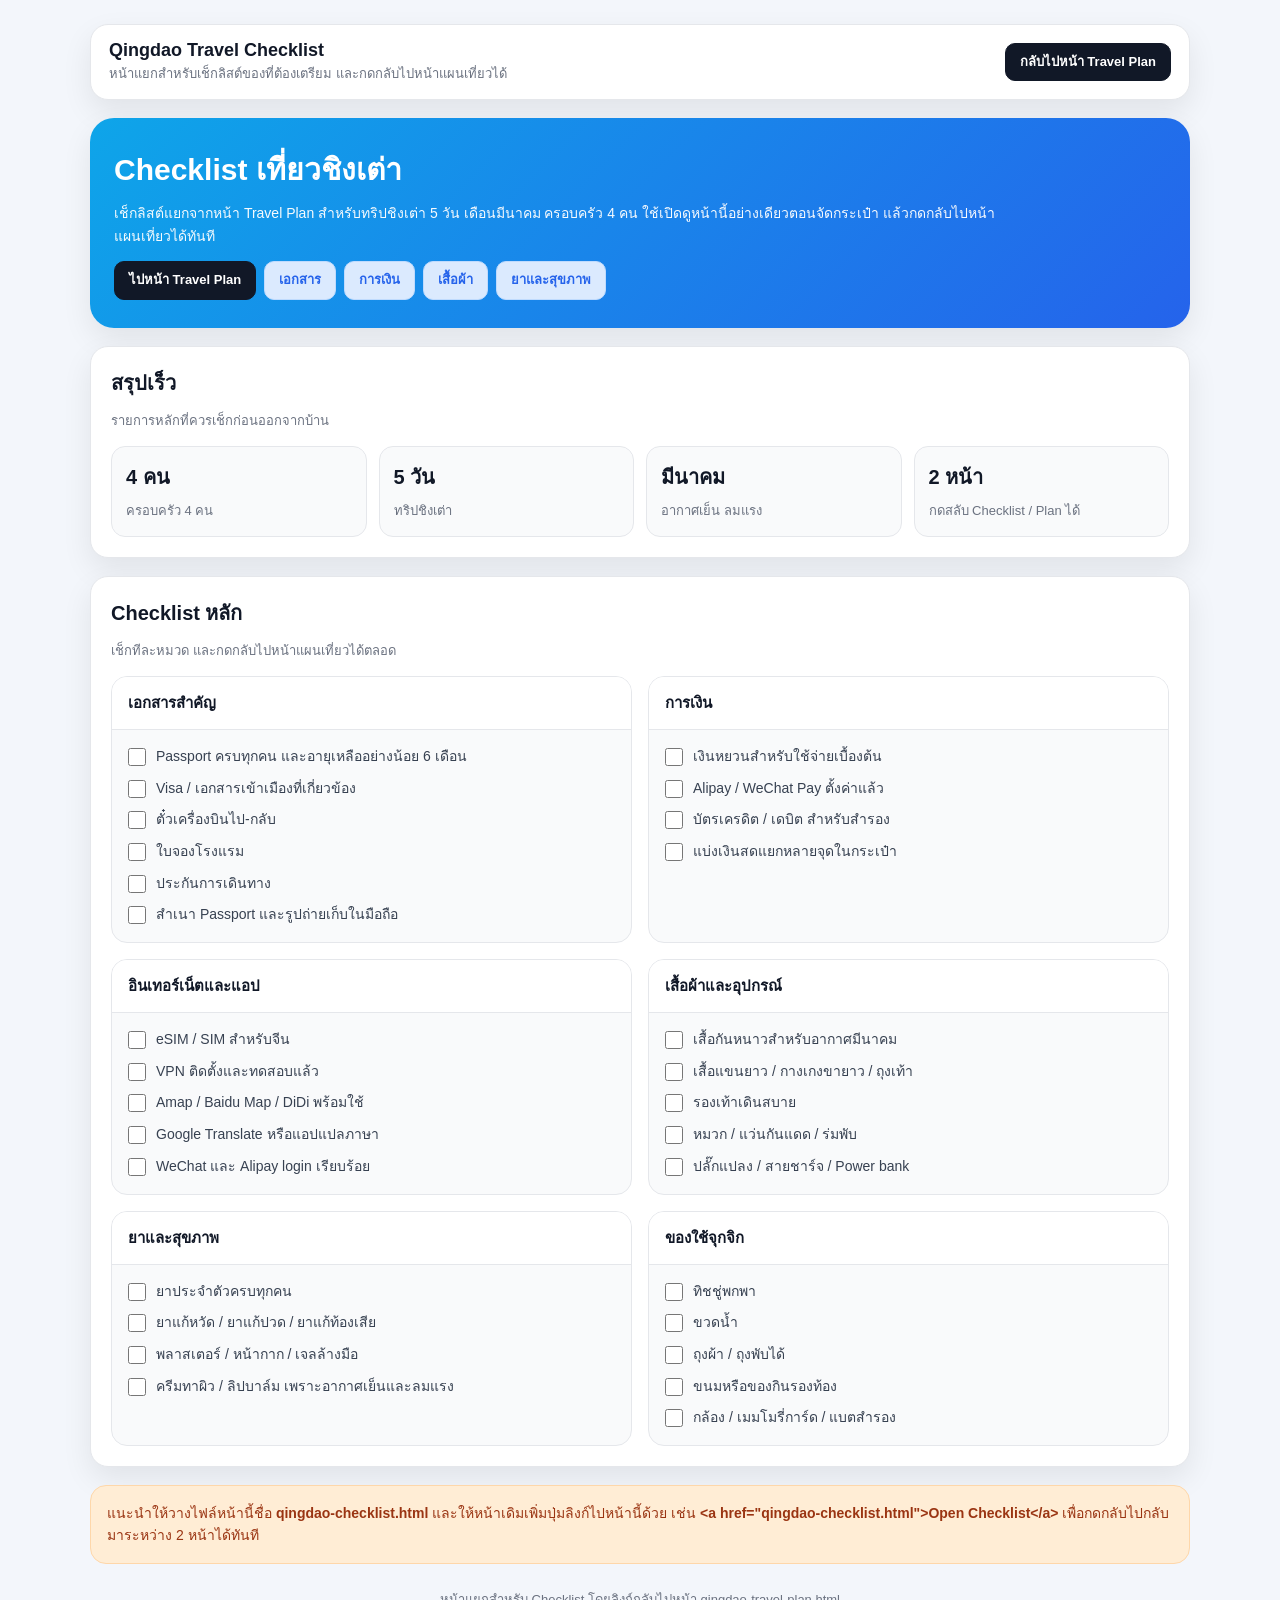
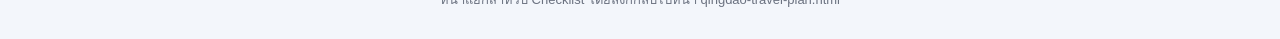
<file: app/qingdao-checklist.html>
<!DOCTYPE html>
<html lang="th">
<head>
  <meta charset="UTF-8" />
  <meta name="viewport" content="width=device-width, initial-scale=1.0" />
  <title>Qingdao Travel Checklist</title>
  <style>
    * {
      box-sizing: border-box;
      margin: 0;
      padding: 0;
      font-family: Arial, Helvetica, sans-serif;
    }

    :root {
      --bg: #f3f6fb;
      --card: #ffffff;
      --text: #1f2937;
      --muted: #6b7280;
      --line: #e5e7eb;
      --blue: #2563eb;
      --blue-soft: #dbeafe;
      --green: #16a34a;
      --green-soft: #dcfce7;
      --orange: #ea580c;
      --orange-soft: #ffedd5;
      --dark: #111827;
      --shadow: 0 12px 30px rgba(0, 0, 0, 0.08);
      --radius: 18px;
    }

    body {
      background: var(--bg);
      color: var(--text);
      padding: 24px;
      line-height: 1.6;
    }

    .container {
      max-width: 1100px;
      margin: 0 auto;
      display: grid;
      gap: 18px;
    }

    .topbar {
      background: var(--card);
      border: 1px solid var(--line);
      border-radius: 18px;
      box-shadow: var(--shadow);
      padding: 14px 18px;
      display: flex;
      align-items: center;
      justify-content: space-between;
      gap: 12px;
      flex-wrap: wrap;
    }

    .topbar-title {
      font-size: 18px;
      font-weight: 700;
      color: #111827;
      line-height: 1.3;
    }

    .topbar-subtitle {
      font-size: 13px;
      color: var(--muted);
      margin-top: 2px;
    }

    .hero {
      background: linear-gradient(135deg, #0ea5e9, #2563eb);
      color: #ffffff;
      border-radius: 24px;
      padding: 28px 24px;
      box-shadow: var(--shadow);
    }

    .hero h1 {
      font-size: 30px;
      margin-bottom: 8px;
    }

    .hero p {
      font-size: 14px;
      opacity: 0.96;
      max-width: 900px;
    }

    .action-row {
      display: flex;
      flex-wrap: wrap;
      gap: 8px;
      margin-top: 14px;
    }

    .btn {
      display: inline-flex;
      align-items: center;
      justify-content: center;
      min-height: 38px;
      padding: 8px 14px;
      border-radius: 10px;
      font-size: 13px;
      font-weight: 700;
      text-decoration: none;
      border: 1px solid transparent;
      cursor: pointer;
      transition: 0.2s ease;
      background: #ffffff;
      color: #111827;
    }

    .btn:hover {
      transform: translateY(-1px);
    }

    .btn-plan {
      background: #111827;
      color: #ffffff;
      border-color: #111827;
    }

    .btn-section {
      background: var(--blue-soft);
      color: var(--blue);
      border-color: #bfdbfe;
    }

    .card {
      background: var(--card);
      border: 1px solid var(--line);
      border-radius: var(--radius);
      box-shadow: var(--shadow);
      overflow: hidden;
    }

    .card-body {
      padding: 20px;
    }

    .section-title {
      font-size: 20px;
      margin-bottom: 12px;
      color: #111827;
    }

    .section-subtitle {
      font-size: 13px;
      color: var(--muted);
      margin-bottom: 14px;
    }

    .summary-grid {
      display: grid;
      grid-template-columns: repeat(4, minmax(0, 1fr));
      gap: 12px;
    }

    .summary-item {
      border: 1px solid var(--line);
      border-radius: 14px;
      padding: 14px;
      background: #f9fafb;
    }

    .summary-item strong {
      display: block;
      font-size: 20px;
      color: #111827;
      margin-bottom: 4px;
    }

    .summary-item span {
      font-size: 13px;
      color: var(--muted);
    }

    .checklist-grid {
      display: grid;
      grid-template-columns: repeat(2, minmax(0, 1fr));
      gap: 16px;
    }

    .checklist-card {
      border: 1px solid var(--line);
      background: #f9fafb;
      border-radius: 16px;
      overflow: hidden;
    }

    .checklist-card-head {
      padding: 14px 16px;
      font-size: 15px;
      font-weight: 700;
      color: #111827;
      border-bottom: 1px solid var(--line);
      background: #ffffff;
    }

    .checklist-list {
      list-style: none;
      display: grid;
      gap: 10px;
      padding: 16px;
    }

    .checklist-item {
      display: flex;
      align-items: flex-start;
      gap: 10px;
      color: #374151;
      font-size: 14px;
      line-height: 1.55;
    }

    .checklist-item input[type="checkbox"] {
      width: 18px;
      height: 18px;
      margin-top: 2px;
      flex-shrink: 0;
      accent-color: #2563eb;
      cursor: pointer;
    }

    .note-box {
      border: 1px solid #fed7aa;
      background: var(--orange-soft);
      color: #9a3412;
      border-radius: 16px;
      padding: 16px;
      font-size: 14px;
    }

    .footer-note {
      color: var(--muted);
      font-size: 13px;
      text-align: center;
      padding: 8px 0 4px;
    }

    @media (max-width: 900px) {
      .summary-grid,
      .checklist-grid {
        grid-template-columns: 1fr 1fr;
      }
    }

    @media (max-width: 640px) {
      body {
        padding: 14px;
      }

      .hero {
        padding: 22px 18px;
      }

      .hero h1 {
        font-size: 24px;
      }

      .card-body {
        padding: 16px;
      }

      .summary-grid,
      .checklist-grid {
        grid-template-columns: 1fr;
      }

      .action-row {
        flex-direction: column;
      }

      .btn {
        width: 100%;
      }
    }
  </style>
</head>
<body>
  <div class="container">
    <header class="topbar">
      <div>
        <div class="topbar-title">Qingdao Travel Checklist</div>
        <div class="topbar-subtitle">หน้าแยกสำหรับเช็กลิสต์ของที่ต้องเตรียม และกดกลับไปหน้าแผนเที่ยวได้</div>
      </div>

      <a class="btn btn-plan" href="index.html">กลับไปหน้า Travel Plan</a>
    </header>

    <section class="hero">
      <h1>Checklist เที่ยวชิงเต่า</h1>
      <p>
        เช็กลิสต์แยกจากหน้า Travel Plan สำหรับทริปชิงเต่า 5 วัน เดือนมีนาคม ครอบครัว 4 คน
        ใช้เปิดดูหน้านี้อย่างเดียวตอนจัดกระเป๋า แล้วกดกลับไปหน้าแผนเที่ยวได้ทันที
      </p>

      <div class="action-row">
        <a class="btn btn-plan" href="index.html">ไปหน้า Travel Plan</a>
        <a class="btn btn-section" href="#documents">เอกสาร</a>
        <a class="btn btn-section" href="#money">การเงิน</a>
        <a class="btn btn-section" href="#clothes">เสื้อผ้า</a>
        <a class="btn btn-section" href="#health">ยาและสุขภาพ</a>
      </div>
    </section>

    <section class="card">
      <div class="card-body">
        <h2 class="section-title">สรุปเร็ว</h2>
        <p class="section-subtitle">รายการหลักที่ควรเช็กก่อนออกจากบ้าน</p>

        <div class="summary-grid">
          <div class="summary-item">
            <strong>4 คน</strong>
            <span>ครอบครัว 4 คน</span>
          </div>
          <div class="summary-item">
            <strong>5 วัน</strong>
            <span>ทริปชิงเต่า</span>
          </div>
          <div class="summary-item">
            <strong>มีนาคม</strong>
            <span>อากาศเย็น ลมแรง</span>
          </div>
          <div class="summary-item">
            <strong>2 หน้า</strong>
            <span>กดสลับ Checklist / Plan ได้</span>
          </div>
        </div>
      </div>
    </section>

    <section class="card" id="documents">
      <div class="card-body">
        <h2 class="section-title">Checklist หลัก</h2>
        <p class="section-subtitle">เช็กทีละหมวด และกดกลับไปหน้าแผนเที่ยวได้ตลอด</p>

        <div class="checklist-grid">
          <div class="checklist-card">
            <div class="checklist-card-head">เอกสารสำคัญ</div>
            <ul class="checklist-list">
              <li class="checklist-item"><input id="doc-1" type="checkbox" /><label for="doc-1">Passport ครบทุกคน และอายุเหลืออย่างน้อย 6 เดือน</label></li>
              <li class="checklist-item"><input id="doc-2" type="checkbox" /><label for="doc-2">Visa / เอกสารเข้าเมืองที่เกี่ยวข้อง</label></li>
              <li class="checklist-item"><input id="doc-3" type="checkbox" /><label for="doc-3">ตั๋วเครื่องบินไป-กลับ</label></li>
              <li class="checklist-item"><input id="doc-4" type="checkbox" /><label for="doc-4">ใบจองโรงแรม</label></li>
              <li class="checklist-item"><input id="doc-5" type="checkbox" /><label for="doc-5">ประกันการเดินทาง</label></li>
              <li class="checklist-item"><input id="doc-6" type="checkbox" /><label for="doc-6">สำเนา Passport และรูปถ่ายเก็บในมือถือ</label></li>
            </ul>
          </div>

          <div class="checklist-card" id="money">
            <div class="checklist-card-head">การเงิน</div>
            <ul class="checklist-list">
              <li class="checklist-item"><input id="money-1" type="checkbox" /><label for="money-1">เงินหยวนสำหรับใช้จ่ายเบื้องต้น</label></li>
              <li class="checklist-item"><input id="money-2" type="checkbox" /><label for="money-2">Alipay / WeChat Pay ตั้งค่าแล้ว</label></li>
              <li class="checklist-item"><input id="money-3" type="checkbox" /><label for="money-3">บัตรเครดิต / เดบิต สำหรับสำรอง</label></li>
              <li class="checklist-item"><input id="money-4" type="checkbox" /><label for="money-4">แบ่งเงินสดแยกหลายจุดในกระเป๋า</label></li>
            </ul>
          </div>

          <div class="checklist-card">
            <div class="checklist-card-head">อินเทอร์เน็ตและแอป</div>
            <ul class="checklist-list">
              <li class="checklist-item"><input id="app-1" type="checkbox" /><label for="app-1">eSIM / SIM สำหรับจีน</label></li>
              <li class="checklist-item"><input id="app-2" type="checkbox" /><label for="app-2">VPN ติดตั้งและทดสอบแล้ว</label></li>
              <li class="checklist-item"><input id="app-3" type="checkbox" /><label for="app-3">Amap / Baidu Map / DiDi พร้อมใช้</label></li>
              <li class="checklist-item"><input id="app-4" type="checkbox" /><label for="app-4">Google Translate หรือแอปแปลภาษา</label></li>
              <li class="checklist-item"><input id="app-5" type="checkbox" /><label for="app-5">WeChat และ Alipay login เรียบร้อย</label></li>
            </ul>
          </div>

          <div class="checklist-card" id="clothes">
            <div class="checklist-card-head">เสื้อผ้าและอุปกรณ์</div>
            <ul class="checklist-list">
              <li class="checklist-item"><input id="cloth-1" type="checkbox" /><label for="cloth-1">เสื้อกันหนาวสำหรับอากาศมีนาคม</label></li>
              <li class="checklist-item"><input id="cloth-2" type="checkbox" /><label for="cloth-2">เสื้อแขนยาว / กางเกงขายาว / ถุงเท้า</label></li>
              <li class="checklist-item"><input id="cloth-3" type="checkbox" /><label for="cloth-3">รองเท้าเดินสบาย</label></li>
              <li class="checklist-item"><input id="cloth-4" type="checkbox" /><label for="cloth-4">หมวก / แว่นกันแดด / ร่มพับ</label></li>
              <li class="checklist-item"><input id="cloth-5" type="checkbox" /><label for="cloth-5">ปลั๊กแปลง / สายชาร์จ / Power bank</label></li>
            </ul>
          </div>

          <div class="checklist-card" id="health">
            <div class="checklist-card-head">ยาและสุขภาพ</div>
            <ul class="checklist-list">
              <li class="checklist-item"><input id="health-1" type="checkbox" /><label for="health-1">ยาประจำตัวครบทุกคน</label></li>
              <li class="checklist-item"><input id="health-2" type="checkbox" /><label for="health-2">ยาแก้หวัด / ยาแก้ปวด / ยาแก้ท้องเสีย</label></li>
              <li class="checklist-item"><input id="health-3" type="checkbox" /><label for="health-3">พลาสเตอร์ / หน้ากาก / เจลล้างมือ</label></li>
              <li class="checklist-item"><input id="health-4" type="checkbox" /><label for="health-4">ครีมทาผิว / ลิปบาล์ม เพราะอากาศเย็นและลมแรง</label></li>
            </ul>
          </div>

          <div class="checklist-card">
            <div class="checklist-card-head">ของใช้จุกจิก</div>
            <ul class="checklist-list">
              <li class="checklist-item"><input id="misc-1" type="checkbox" /><label for="misc-1">ทิชชู่พกพา</label></li>
              <li class="checklist-item"><input id="misc-2" type="checkbox" /><label for="misc-2">ขวดน้ำ</label></li>
              <li class="checklist-item"><input id="misc-3" type="checkbox" /><label for="misc-3">ถุงผ้า / ถุงพับได้</label></li>
              <li class="checklist-item"><input id="misc-4" type="checkbox" /><label for="misc-4">ขนมหรือของกินรองท้อง</label></li>
              <li class="checklist-item"><input id="misc-5" type="checkbox" /><label for="misc-5">กล้อง / เมมโมรี่การ์ด / แบตสำรอง</label></li>
            </ul>
          </div>
        </div>
      </div>
    </section>

    <section class="note-box">
      แนะนำให้วางไฟล์หน้านี้ชื่อ <strong>qingdao-checklist.html</strong> และให้หน้าเดิมเพิ่มปุ่มลิงก์ไปหน้านี้ด้วย เช่น
      <strong>&lt;a href="qingdao-checklist.html"&gt;Open Checklist&lt;/a&gt;</strong>
      เพื่อกดกลับไปกลับมาระหว่าง 2 หน้าได้ทันที
    </section>

    <div class="footer-note">
      หน้าแยกสำหรับ Checklist โดยลิงก์กลับไปหน้า <code>qingdao-travel-plan.html</code>
    </div>
  </div>
</body>
</html>
</file>
